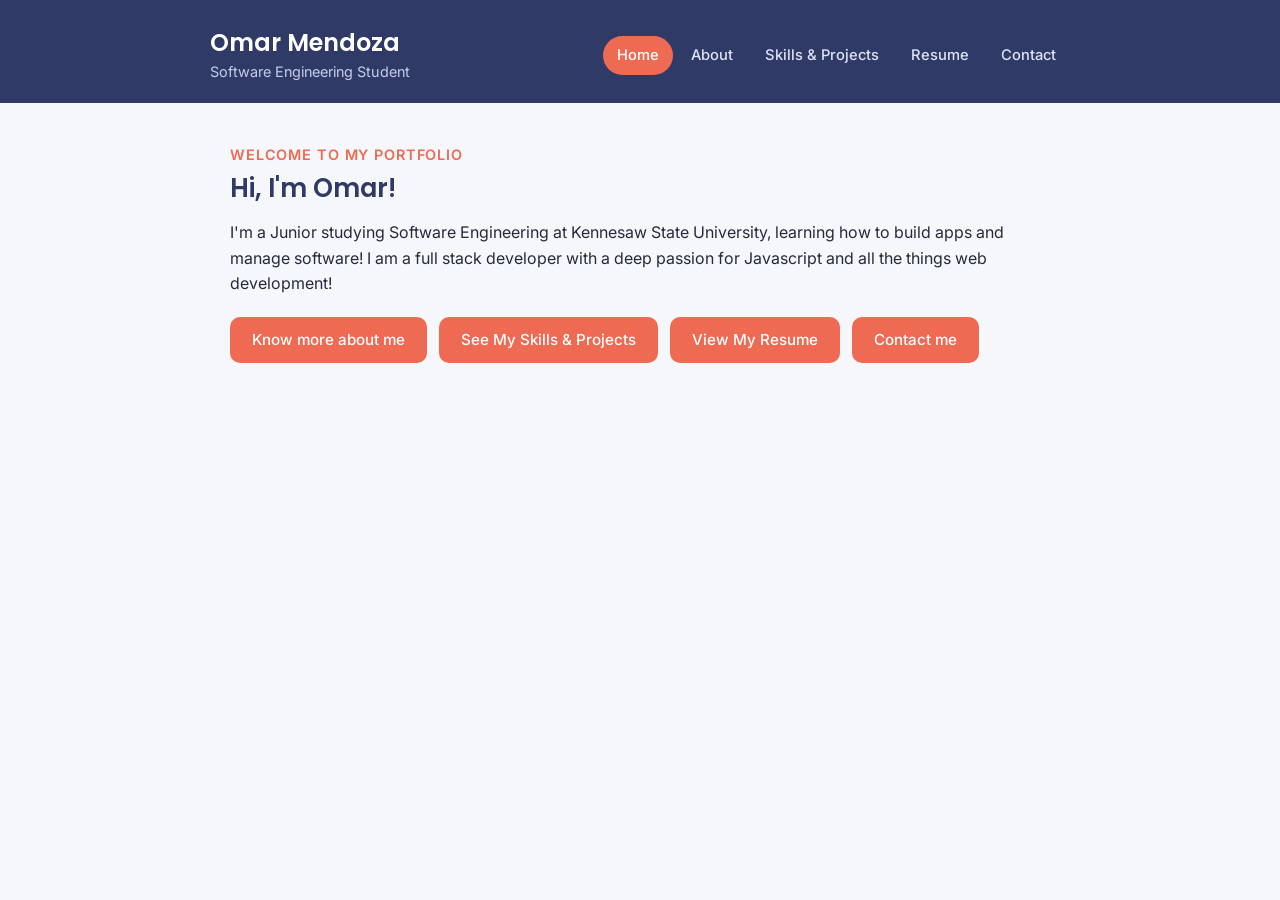
<file: index.html>
<!DOCTYPE html>
<html lang="en">
<head>
  <meta charset="UTF-8">
  <meta name="viewport" content="width=device-width, initial-scale=1.0">
  <title>Omar Mendoza - Home</title>
  <link rel="preconnect" href="https://fonts.googleapis.com">
  <link rel="preconnect" href="https://fonts.gstatic.com" crossorigin>
  <link href="https://fonts.googleapis.com/css2?family=Inter:wght@400;500;600&family=Poppins:wght@500;600;700&display=swap" rel="stylesheet">
  <link rel="stylesheet" href="css/style.css">
</head>
<body>

  <header>
    <div class="header-inner">
      <div class="brand">
        <h1>Omar Mendoza</h1>
        <p>Software Engineering Student</p>
      </div>
      <nav>
        <ul>
          <li><a href="index.html">Home</a></li>
          <li><a href="about.html">About</a></li>
          <li><a href="skills.html">Skills &amp; Projects</a></li>
          <li><a href="resume.html">Resume</a></li>
          <li><a href="contact.html">Contact</a></li>
        </ul>
      </nav>
    </div>
  </header>

  <main>

    <section class="description">
      <div class="description-text">
        <p class="eyebrow">Welcome to my portfolio</p>
        <h2>Hi, I'm Omar!</h2>
        <p>
          I'm a Junior studying Software Engineering at Kennesaw State University, learning how to build apps and manage software!
          I am a full stack developer with a deep passion for Javascript and all the things web development!
        </p>
        <div class="hero-buttons">
          <a class="button-link" href="about.html">Know more about me</a>
          <a class="button-link" href="skills.html">See My Skills & Projects</a>
          <a class="button-link" href="resume.html">View My Resume</a>
          <a class="button-link" href="contact.html">Contact me</a>
        </div>
      </div>
    </section>

  </main>

  <script src="js/main.js"></script>
</body>
</html>
</file>
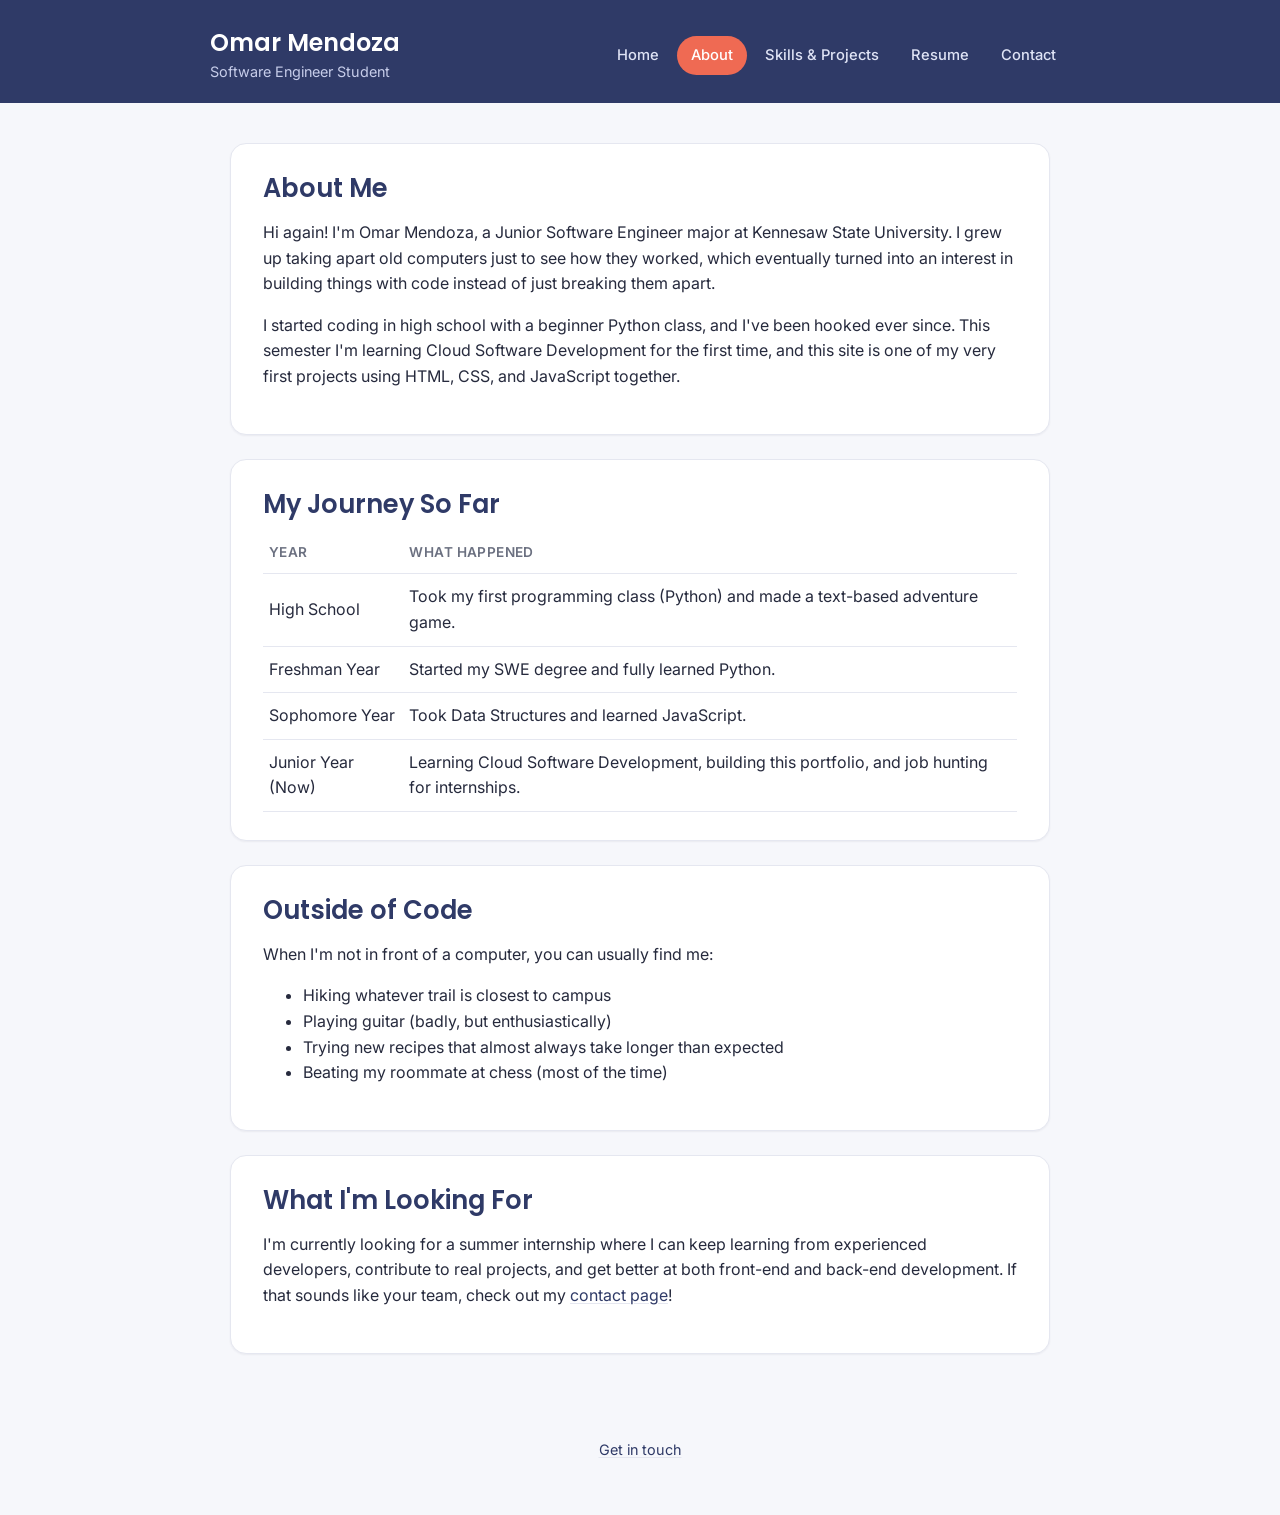
<file: about.html>
<!DOCTYPE html>
<html lang="en">
<head>
  <meta charset="UTF-8">
  <meta name="viewport" content="width=device-width, initial-scale=1.0">
  <title>Omar Mendoza - About</title>
  <link rel="preconnect" href="https://fonts.googleapis.com">
  <link rel="preconnect" href="https://fonts.gstatic.com" crossorigin>
  <link href="https://fonts.googleapis.com/css2?family=Inter:wght@400;500;600&family=Poppins:wght@500;600;700&display=swap" rel="stylesheet">
  <link rel="stylesheet" href="css/style.css">
</head>
<body>

  <header>
    <div class="header-inner">
      <div class="brand">
        <h1>Omar Mendoza</h1>
        <p>Software Engineer Student</p>
      </div>
      <nav>
        <ul>
          <li><a href="index.html">Home</a></li>
          <li><a href="about.html">About</a></li>
          <li><a href="skills.html">Skills &amp; Projects</a></li>
          <li><a href="resume.html">Resume</a></li>
          <li><a href="contact.html">Contact</a></li>
        </ul>
      </nav>
    </div>
  </header>

  <main>

    <section class="card">
      <h2>About Me</h2>
      <p>
        Hi again! I'm Omar Mendoza, a Junior Software Engineer major at Kennesaw State University. I grew up
        taking apart old computers just to see how they worked, which eventually turned into an
        interest in building things with code instead of just breaking them apart.
      </p>
      <p>
        I started coding in high school with a beginner Python class, and I've been hooked ever
        since. This semester I'm learning Cloud Software Development for the first time, and this site is one
        of my very first projects using HTML, CSS, and JavaScript together.
      </p>
    </section>

    <section class="card">
      <h2>My Journey So Far</h2>
      <table class="resume-table">
        <tr>
          <th>Year</th>
          <th>What Happened</th>
        </tr>
        <tr>
          <td>High School</td>
          <td>Took my first programming class (Python) and made a text-based adventure game.</td>
        </tr>
        <tr>
          <td>Freshman Year</td>
          <td>Started my SWE degree and fully learned Python.</td>
        </tr>
        <tr>
          <td>Sophomore Year</td>
          <td>Took Data Structures and learned JavaScript.</td>
        </tr>
        <tr>
          <td>Junior Year (Now)</td>
          <td>Learning Cloud Software Development, building this portfolio, and job hunting for internships.</td>
        </tr>
      </table>
    </section>

    <section class="card">
      <h2>Outside of Code</h2>
      <p>When I'm not in front of a computer, you can usually find me:</p>
      <ul>
        <li>Hiking whatever trail is closest to campus</li>
        <li>Playing guitar (badly, but enthusiastically)</li>
        <li>Trying new recipes that almost always take longer than expected</li>
        <li>Beating my roommate at chess (most of the time)</li>
      </ul>
    </section>

    <section class="card">
      <h2>What I'm Looking For</h2>
      <p>
        I'm currently looking for a summer internship where I can keep learning from experienced
        developers, contribute to real projects, and get better at both front-end and back-end
        development. If that sounds like your team, check out my <a href="contact.html">contact page</a>!
      </p>
    </section>

  </main>

  <footer>
    <p><a href="contact.html">Get in touch</a></p>
  </footer>

  <script src="js/main.js"></script>
</body>
</html>
</file>
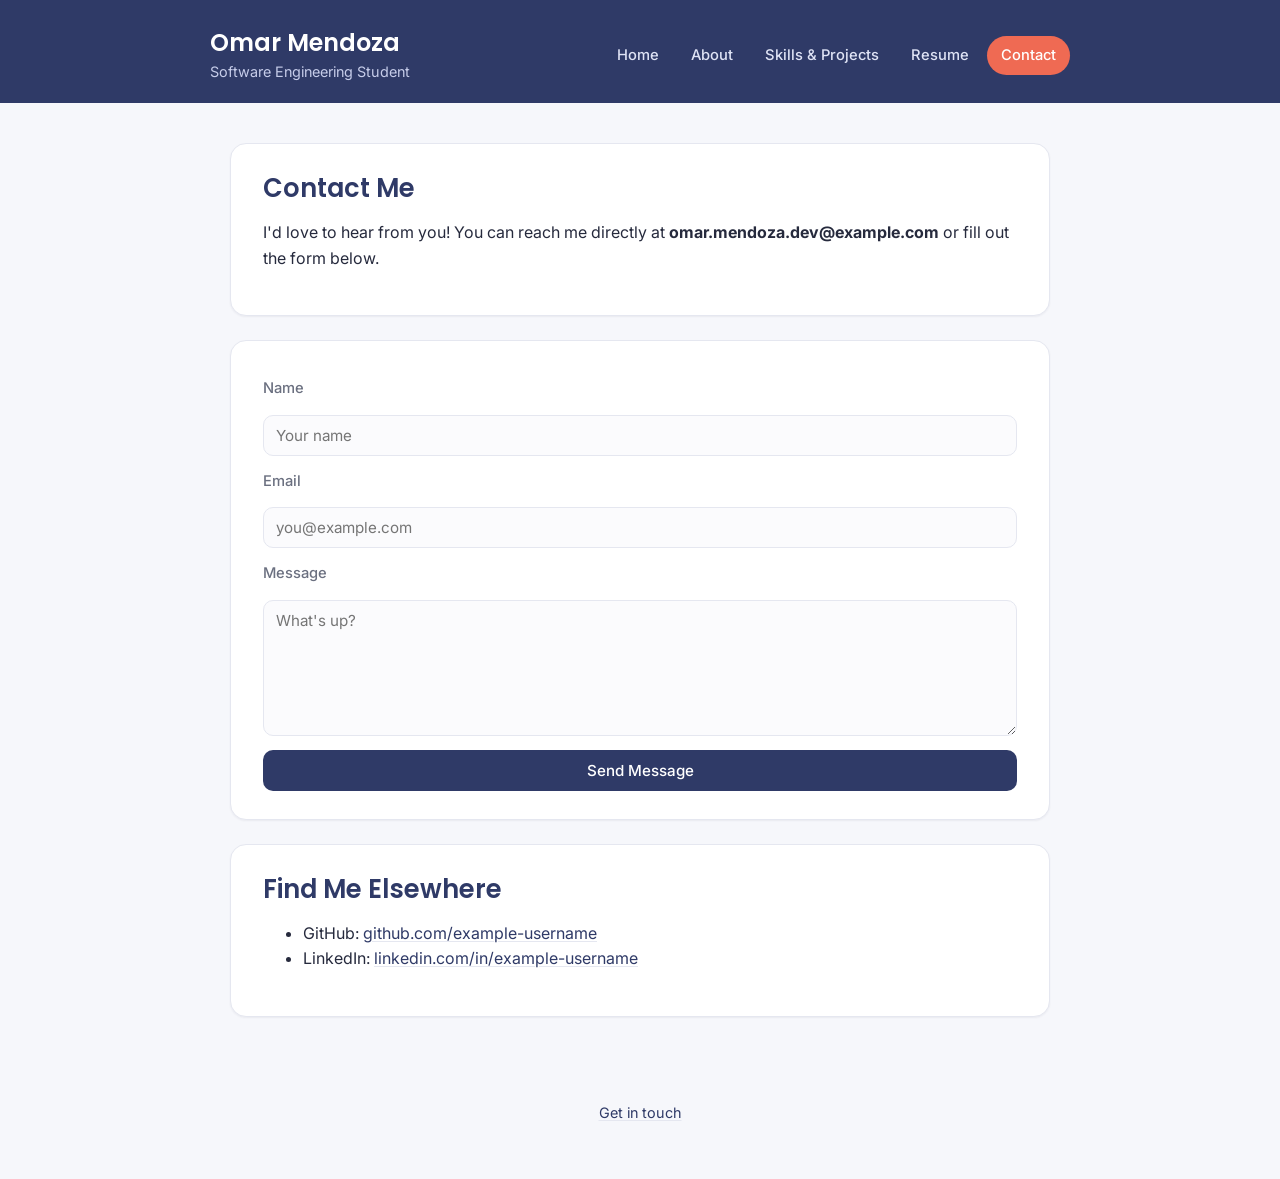
<file: contact.html>
<!DOCTYPE html>
<html lang="en">
<head>
  <meta charset="UTF-8">
  <meta name="viewport" content="width=device-width, initial-scale=1.0">
  <title>Omar Mendoza - Contact</title>
  <link rel="preconnect" href="https://fonts.googleapis.com">
  <link rel="preconnect" href="https://fonts.gstatic.com" crossorigin>
  <link href="https://fonts.googleapis.com/css2?family=Inter:wght@400;500;600&family=Poppins:wght@500;600;700&display=swap" rel="stylesheet">
  <link rel="stylesheet" href="css/style.css">
</head>
<body>

  <header>
    <div class="header-inner">
      <div class="brand">
        <h1>Omar Mendoza</h1>
        <p>Software Engineering Student</p>
      </div>
      <nav>
        <ul>
          <li><a href="index.html">Home</a></li>
          <li><a href="about.html">About</a></li>
          <li><a href="skills.html">Skills &amp; Projects</a></li>
          <li><a href="resume.html">Resume</a></li>
          <li><a href="contact.html">Contact</a></li>
        </ul>
      </nav>
    </div>
  </header>

  <main>

    <section class="card">
      <h2>Contact Me</h2>
      <p>
        I'd love to hear from you! You can reach me directly at
        <strong>omar.mendoza.dev@example.com</strong> or
        fill out the form below.
      </p>
    </section>

    <section class="card">
      <form id="contactForm">
        <label for="nameInput">Name</label>
        <input type="text" id="nameInput" name="name" placeholder="Your name">

        <label for="emailInput">Email</label>
        <input type="email" id="emailInput" name="email" placeholder="you@example.com">

        <label for="messageInput">Message</label>
        <textarea id="messageInput" name="message" rows="6" placeholder="What's up?"></textarea>

        <button class="submit-btn" type="submit">Send Message</button>
      </form>
      <p id="formMessage"></p>
    </section>

    <section class="card">
      <h2>Find Me Elsewhere</h2>
      <ul>
        <li>GitHub: <a href="https://github.com/example-username" target="_blank" rel="noopener">github.com/example-username</a></li>
        <li>LinkedIn: <a href="https://www.linkedin.com/in/example-username" target="_blank" rel="noopener">linkedin.com/in/example-username</a></li>
      </ul>
    </section>

  </main>

  <footer>
    <p><a href="contact.html">Get in touch</a></p>
  </footer>

  <script src="js/main.js"></script>
</body>
</html>
</file>
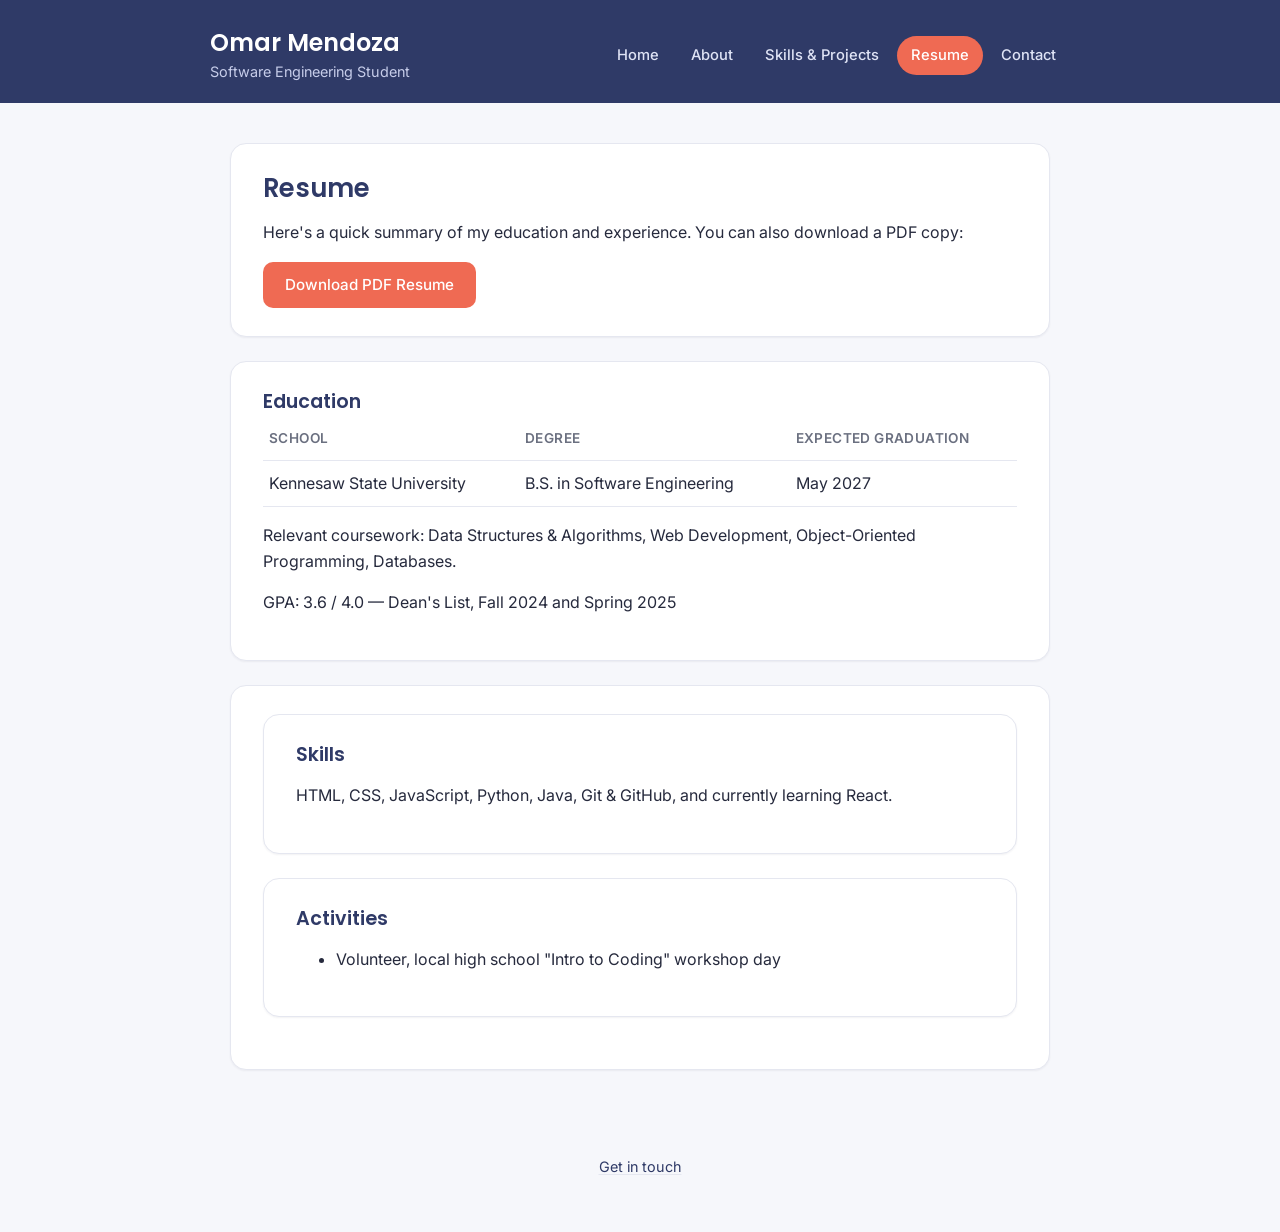
<file: resume.html>
<!DOCTYPE html>
<html lang="en">
<head>
  <meta charset="UTF-8">
  <meta name="viewport" content="width=device-width, initial-scale=1.0">
  <title>Omar Mendoza - Resume</title>
  <link rel="preconnect" href="https://fonts.googleapis.com">
  <link rel="preconnect" href="https://fonts.gstatic.com" crossorigin>
  <link href="https://fonts.googleapis.com/css2?family=Inter:wght@400;500;600&family=Poppins:wght@500;600;700&display=swap" rel="stylesheet">
  <link rel="stylesheet" href="css/style.css">
</head>
<body>

  <header>
    <div class="header-inner">
      <div class="brand">
        <h1>Omar Mendoza</h1>
        <p>Software Engineering Student</p>
      </div>
      <nav>
        <ul>
          <li><a href="index.html">Home</a></li>
          <li><a href="about.html">About</a></li>
          <li><a href="skills.html">Skills &amp; Projects</a></li>
          <li><a href="resume.html">Resume</a></li>
          <li><a href="contact.html">Contact</a></li>
        </ul>
      </nav>
    </div>
  </header>

  <main>

    <section class="card">
      <h2>Resume</h2>
      <p>
        Here's a quick summary of my education and experience. You can also download a PDF copy:
      </p>
      <a class="button-link" href="files/Mendoza, Omar_Resume.pdf" download>Download PDF Resume</a>
    </section>

    <section class="card resume-section">
      <h3>Education</h3>
      <table class="resume-table">
        <tr>
          <th>School</th>
          <th>Degree</th>
          <th>Expected Graduation</th>
        </tr>
        <tr>
          <td>Kennesaw State University</td>
          <td>B.S. in Software Engineering</td>
          <td>May 2027</td>
        </tr>
      </table>
      <p>Relevant coursework: Data Structures &amp; Algorithms, Web Development, Object-Oriented Programming, Databases.</p>
      <p>GPA: 3.6 / 4.0 &mdash; Dean's List, Fall 2024 and Spring 2025</p>
    </section>

    <section class="card resume-section">

    <section class="card resume-section">
      <h3>Skills</h3>
      <p>HTML, CSS, JavaScript, Python, Java, Git &amp; GitHub, and currently learning React.</p>
    </section>

    <section class="card resume-section">
      <h3>Activities</h3>
      <ul>
        <li>Volunteer, local high school "Intro to Coding" workshop day</li>
      </ul>
    </section>

  </main>

  <footer>
    <p><a href="contact.html">Get in touch</a></p>
  </footer>

  <script src="js/main.js"></script>
</body>
</html>
</file>
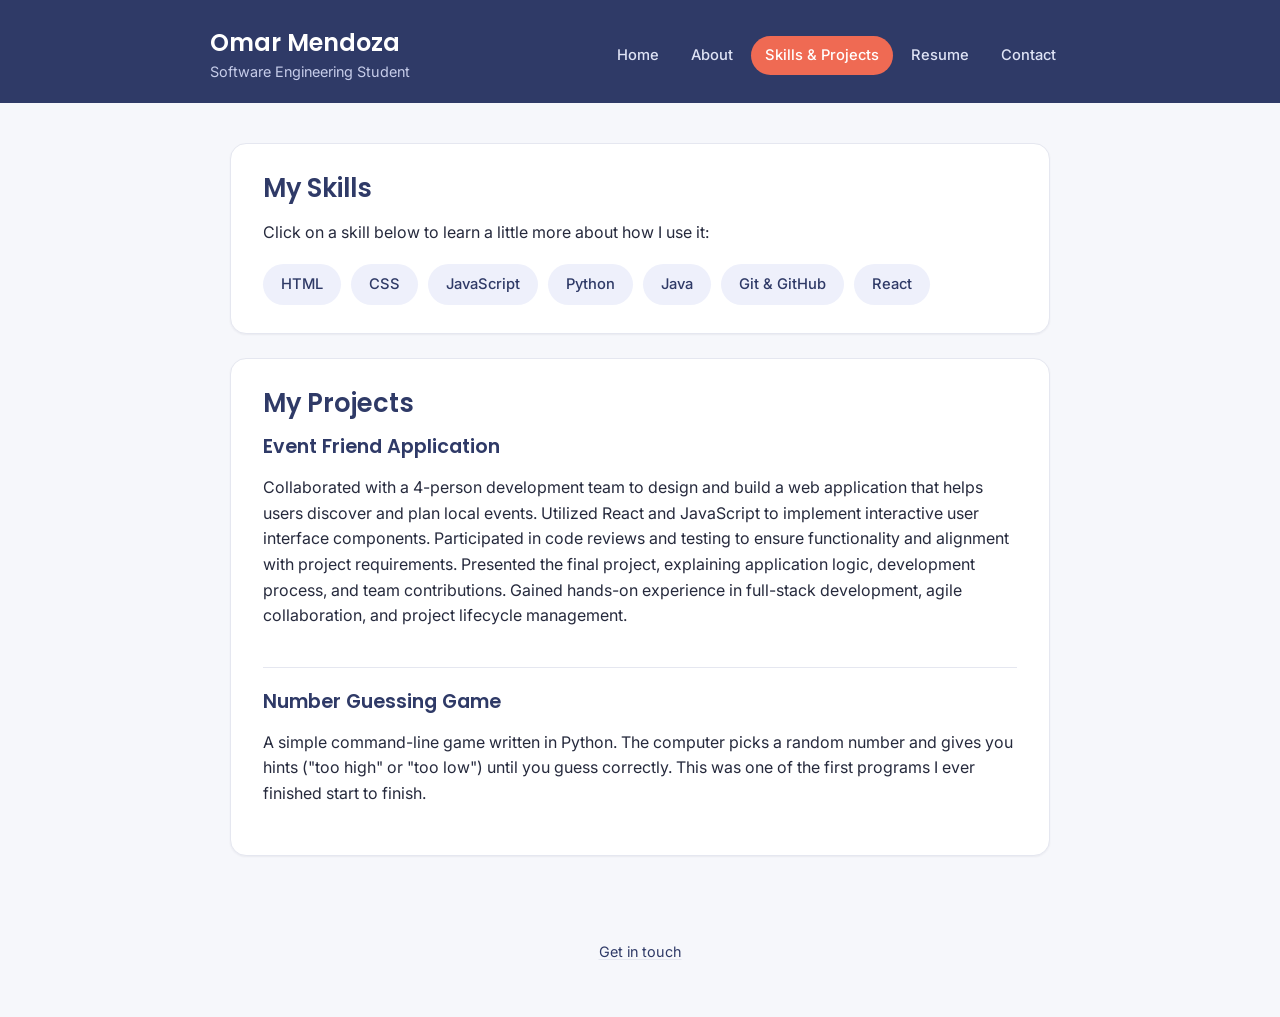
<file: skills.html>
<!DOCTYPE html>
<html lang="en">
<head>
  <meta charset="UTF-8">
  <meta name="viewport" content="width=device-width, initial-scale=1.0">
  <title>Omar Mendoza - Skills &amp; Projects</title>
  <link rel="preconnect" href="https://fonts.googleapis.com">
  <link rel="preconnect" href="https://fonts.gstatic.com" crossorigin>
  <link href="https://fonts.googleapis.com/css2?family=Inter:wght@400;500;600&family=Poppins:wght@500;600;700&display=swap" rel="stylesheet">
  <link rel="stylesheet" href="css/style.css">
</head>
<body>

  <header>
    <div class="header-inner">
      <div class="brand">
        <h1>Omar Mendoza</h1>
        <p>Software Engineering Student</p>
      </div>
      <nav>
        <ul>
          <li><a href="index.html">Home</a></li>
          <li><a href="about.html">About</a></li>
          <li><a href="skills.html">Skills &amp; Projects</a></li>
          <li><a href="resume.html">Resume</a></li>
          <li><a href="contact.html">Contact</a></li>
        </ul>
      </nav>
    </div>
  </header>

  <main>

    <section class="card">
      <h2>My Skills</h2>
      <p>Click on a skill below to learn a little more about how I use it:</p>
      <ul class="skills-list">
        <li>HTML</li>
        <li>CSS</li>
        <li>JavaScript</li>
        <li>Python</li>
        <li>Java</li>
        <li>Git &amp; GitHub</li>
        <li>React</li>
      </ul>
      <div id="skillDetail"></div>
    </section>

    <section class="card">
      <h2>My Projects</h2>

      <div class="project">
        <h3>Event Friend Application</h3>
        <p>
           Collaborated with a 4-person development team to design and build a web application that helps users 
discover and plan local events. Utilized React and JavaScript to implement interactive user interface components. Participated in code reviews and testing to ensure functionality and alignment with project requirements. Presented the final project, explaining application logic, development process, and team contributions. 
Gained hands-on experience in full-stack development, agile collaboration, and project lifecycle 
management. 
        </p>
      </div>

      <div class="project">
        <h3>Number Guessing Game</h3>
        <p>
          A simple command-line game written in Python. The computer picks a random number and
          gives you hints ("too high" or "too low") until you guess correctly. This was one of the
          first programs I ever finished start to finish.
        </p>
      </div>

    </section>

  </main>

  <footer>
    <p><a href="contact.html">Get in touch</a></p>
  </footer>

  <script src="js/main.js"></script>
</body>
</html>
</file>
<file: css/style.css>
:root {
  --color-bg: #f6f7fb;
  --color-surface: #ffffff;
  --color-ink: #262a3d;
  --color-muted: #6b7080;
  --color-primary: #2f3a67;
  --color-primary-dark: #212a4d;
  --color-accent: #ef6a53;
  --color-accent-dark: #d95a44;
  --color-gold: #f2b84b;
  --color-border: #e5e7f0;
  --radius-md: 10px;
  --radius-lg: 16px;
  --shadow-sm: 0 1px 2px rgba(38, 42, 61, 0.06);
  --shadow-md: 0 8px 24px rgba(38, 42, 61, 0.08);
  --max-width: 860px;
}

/* ---- Reset-ish basics ---- */
* {
  box-sizing: border-box;
}

body {
  margin: 0;
  font-family: "Inter", -apple-system, Segoe UI, sans-serif;
  background-color: var(--color-bg);
  color: var(--color-ink);
  line-height: 1.6;
  -webkit-font-smoothing: antialiased;
}

h1, h2, h3 {
  font-family: "Poppins", "Inter", sans-serif;
  color: var(--color-primary);
  line-height: 1.25;
  margin-top: 0;
}

h1 { font-size: 2rem; font-weight: 600; }
h2 { font-size: 1.6rem; font-weight: 600; margin-bottom: 0.75rem; }
h3 { font-size: 1.2rem; font-weight: 600; margin-bottom: 0.5rem; }

p {
  color: var(--color-ink);
}

a {
  color: var(--color-primary);
  text-decoration-color: var(--color-border);
  text-underline-offset: 2px;
}


img {
  max-width: 100%;
  display: block;
}

code {
  background-color: #eef0f7;
  padding: 2px 6px;
  border-radius: 4px;
  font-size: 0.9em;
}

/* ---- Header / Nav ---- */
header {
  background-color: var(--color-primary);
  color: #ffffff;
  padding: 28px 20px 20px;
}

.header-inner {
  max-width: var(--max-width);
  margin: 0 auto;
  display: flex;
  flex-wrap: wrap;
  align-items: center;
  justify-content: space-between;
  gap: 12px;
}

.brand h1 {
  color: #ffffff;
  font-size: 1.5rem;
  margin: 0;
}

.brand p {
  color: #c7cdea;
  margin: 2px 0 0;
  font-size: 0.9rem;
}

nav ul {
  list-style-type: none;
  padding: 0;
  margin: 0;
  display: flex;
  flex-wrap: wrap;
  gap: 4px;
}

nav ul li a {
  display: inline-block;
  color: #dfe3f5;
  text-decoration: none;
  padding: 8px 14px;
  border-radius: 999px;
  font-size: 0.92rem;
  font-weight: 500;
  transition: background-color 0.15s ease, color 0.15s ease;
}

nav ul li a:hover {
  background-color: rgba(255, 255, 255, 0.1);
  color: #ffffff;
}

nav ul li a.active-link {
  background-color: var(--color-accent);
  color: #ffffff;
}

/* ---- Main content area ---- */
main {
  max-width: var(--max-width);
  margin: 40px auto;
  padding: 0 20px;
}

.card {
  background-color: var(--color-surface);
  border: 1px solid var(--color-border);
  border-radius: var(--radius-lg);
  padding: 28px 32px;
  margin-bottom: 24px;
  box-shadow: var(--shadow-sm);
}

/* ---- Home page hero ---- */

.eyebrow {
  color: var(--color-accent);
  font-weight: 600;
  font-size: 0.9rem;
  margin: 0 0 6px;
  text-transform: uppercase;
  letter-spacing: 0.06em;
}

.hero-buttons {
  margin-top: 20px;
  display: flex;
  gap: 12px;
  flex-wrap: wrap;
}

.button-link {
  display: inline-block;
  background-color: var(--color-accent);
  color: #ffffff;
  text-decoration: none;
  padding: 11px 22px;
  border-radius: var(--radius-md);
  font-weight: 500;
  border: none;
  cursor: pointer;
  font-family: "Inter", sans-serif;
  font-size: 0.95rem;
  transition: background-color 0.15s ease, transform 0.15s ease;
}

.button-link:hover {
  background-color: var(--color-accent-dark);
  color: #ffffff;
  transform: translateY(-1px);
}

.button-secondary:hover {
  background-color: var(--color-bg);
  color: var(--color-primary);
  border-color: var(--color-primary);
}

/* ---- Skills page ---- */
.skills-list {
  list-style-type: none;
  padding: 0;
  display: flex;
  flex-wrap: wrap;
  gap: 10px;
  margin: 18px 0 0;
}

.skills-list li {
  background-color: #eef0fb;
  color: var(--color-primary);
  padding: 9px 18px;
  border-radius: 999px;
  cursor: pointer;
  font-weight: 500;
  font-size: 0.92rem;
  transition: background-color 0.15s ease, color 0.15s ease;
}

.skills-list li:hover {
  background-color: var(--color-primary);
  color: #ffffff;
}

#skillDetail {
  background-color: #fbf6ec;
  border-left: 3px solid var(--color-gold);
  border-radius: 6px;
  padding: 14px 16px;
  margin-top: 18px;
  display: none;
  color: var(--color-ink);
}

.project {
  border-bottom: 1px solid var(--color-border);
  padding: 22px 0;
}

.project:first-of-type {
  padding-top: 4px;
}

.project:last-child {
  border-bottom: none;
  padding-bottom: 4px;
}

/* ---- Resume page ---- */
.resume-section h3 {
  margin-bottom: 2px;
}

table.resume-table {
  width: 100%;
  border-collapse: collapse;
  margin-top: 4px;
}

table.resume-table th, table.resume-table td {
  border-bottom: 1px solid var(--color-border);
  padding: 10px 6px;
  text-align: left;
}

table.resume-table th {
  color: var(--color-muted);
  font-weight: 600;
  font-size: 0.85rem;
  text-transform: uppercase;
  letter-spacing: 0.03em;
}

/* ---- Contact page ---- */
form {
  display: flex;
  flex-direction: column;
  gap: 14px;
  margin-top: 8px;
}

label {
  font-weight: 500;
  font-size: 0.92rem;
  color: var(--color-muted);
}

input, textarea {
  padding: 10px 12px;
  border: 1.5px solid var(--color-border);
  border-radius: var(--radius-md);
  font-family: "Inter", sans-serif;
  font-size: 0.95rem;
  color: var(--color-ink);
  background-color: #fbfbfd;
}

input:focus, textarea:focus {
  outline: none;
  border-color: var(--color-accent);
  background-color: #ffffff;
}

textarea {
  resize: vertical;
}

.submit-btn {
  background-color: var(--color-primary);
  color: #ffffff;
  padding: 11px;
  border: none;
  border-radius: var(--radius-md);
  cursor: pointer;
  font-weight: 500;
  font-family: "Inter", sans-serif;
  font-size: 0.95rem;
  transition: background-color 0.15s ease;
}

.submit-btn:hover {
  background-color: var(--color-primary-dark);
}

#formMessage {
  font-weight: 500;
  display: none;
  padding: 12px 14px;
  border-radius: var(--radius-md);
  font-size: 0.92rem;
}

.success-msg {
  background-color: #e8f6ec;
  color: #2e7d32;
}

.error-msg {
  background-color: #fdeceb;
  color: #c62828;
}

/* ---- Footer ---- */
footer {
  text-align: center;
  color: var(--color-muted);
  padding: 30px 20px 40px;
  font-size: 0.9rem;
}

footer a {
  color: var(--color-primary);
}

/* ---- Small screens ---- */
@media (max-width: 640px) {
  .header-inner {
    flex-direction: column;
    align-items: flex-start;
  }

  .hero {
    flex-direction: column-reverse;
    text-align: center;
    gap: 24px;
  }

  .hero-buttons {
    justify-content: center;
  }

  .card {
    padding: 22px 20px;
  }
}
</file>
